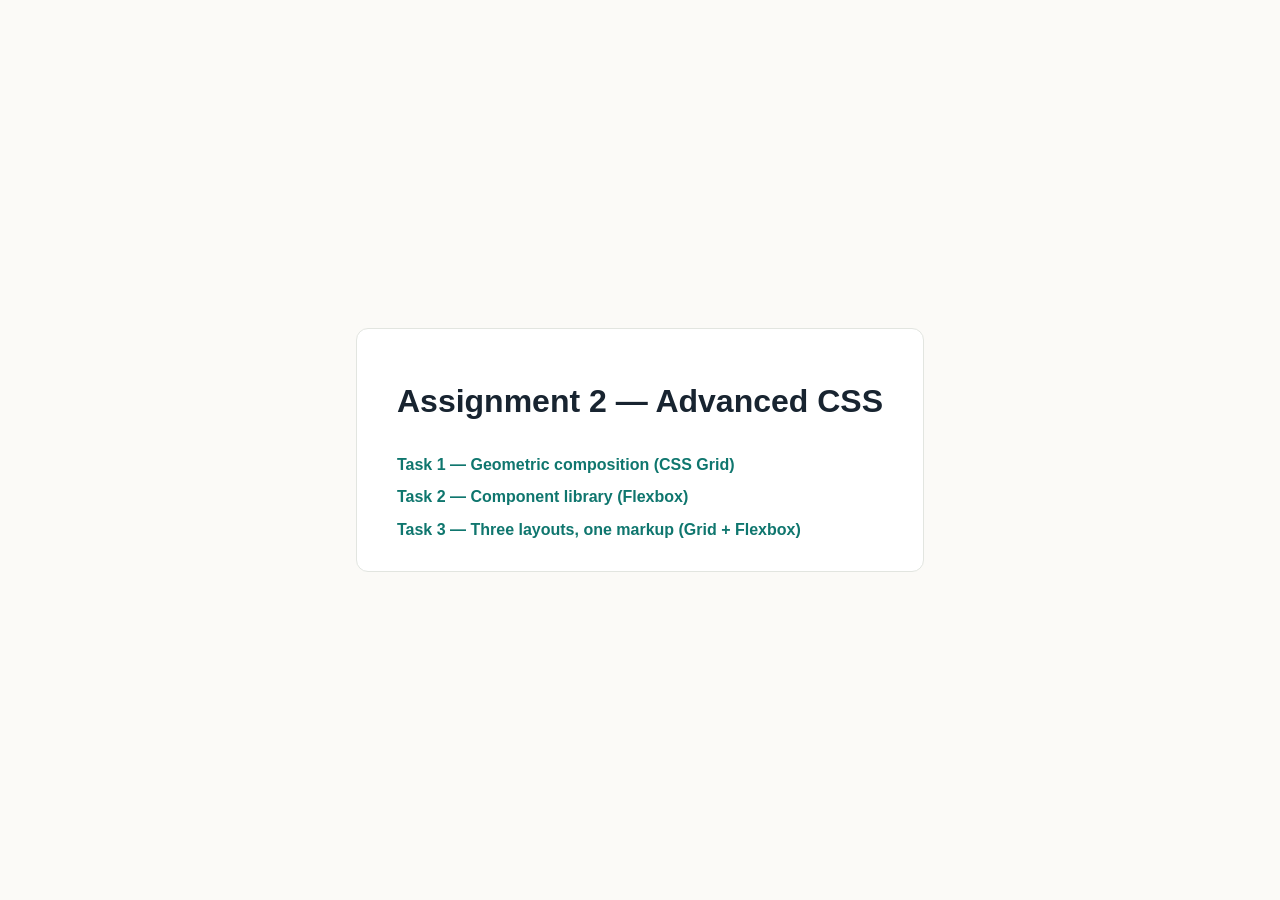
<file: index.html>
<!DOCTYPE html>
<html lang="en">
<head>
<meta charset="UTF-8">
<title>Assignment 2 — Advanced CSS</title>
<style>
  body { font-family: -apple-system, "Segoe UI", Roboto, Helvetica, Arial, sans-serif; background:#fbfaf7; color:#182430; display:flex; align-items:center; justify-content:center; min-height:100vh; margin:0; }
  .card { background:white; border:1px solid #e2e5e0; border-radius:12px; padding:2rem 2.5rem; display:flex; flex-direction:column; gap:0.9rem; }
  a { color:#0f766e; font-weight:600; text-decoration:none; }
  a:hover { text-decoration:underline; }
</style>
</head>
<body>
  <div class="card">
    <h1>Assignment 2 — Advanced CSS</h1>
    <a href="task1.html">Task 1 — Geometric composition (CSS Grid)</a>
    <a href="task2.html">Task 2 — Component library (Flexbox)</a>
    <a href="task3.html">Task 3 — Three layouts, one markup (Grid + Flexbox)</a>
  </div>
</body>
</html>
</file>
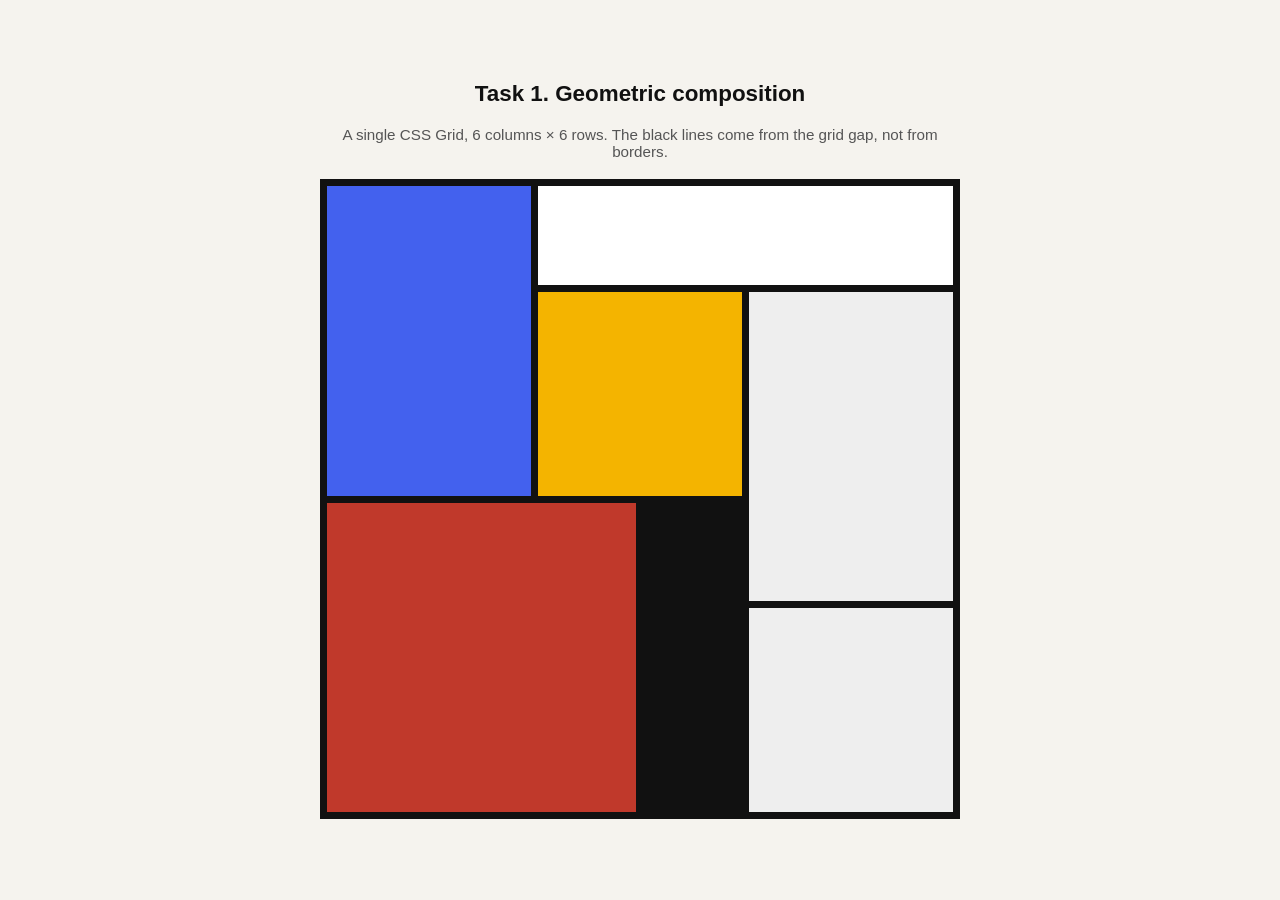
<file: task1.html>
<!DOCTYPE html>
<html lang="en">
<head>
<meta charset="UTF-8">
<title>Task 1 — Geometric Composition (CSS Grid)</title>
<link rel="stylesheet" href="task1-style.css">
</head>
<body>
  <main class="page">
    <h1>Task 1. Geometric composition</h1>
    <p class="hint">A single CSS Grid, 6 columns × 6 rows. The black lines come from the grid gap, not from borders.</p>

    <div class="composition">
      <div class="block blue"></div>
      <div class="block gray-top"></div>
      <div class="block yellow"></div>
      <div class="block gray1"></div>
      <div class="block red"></div>
      <div class="block black"></div>
      <div class="block gray2"></div>
    </div>
  </main>
</body>
</html>
</file>
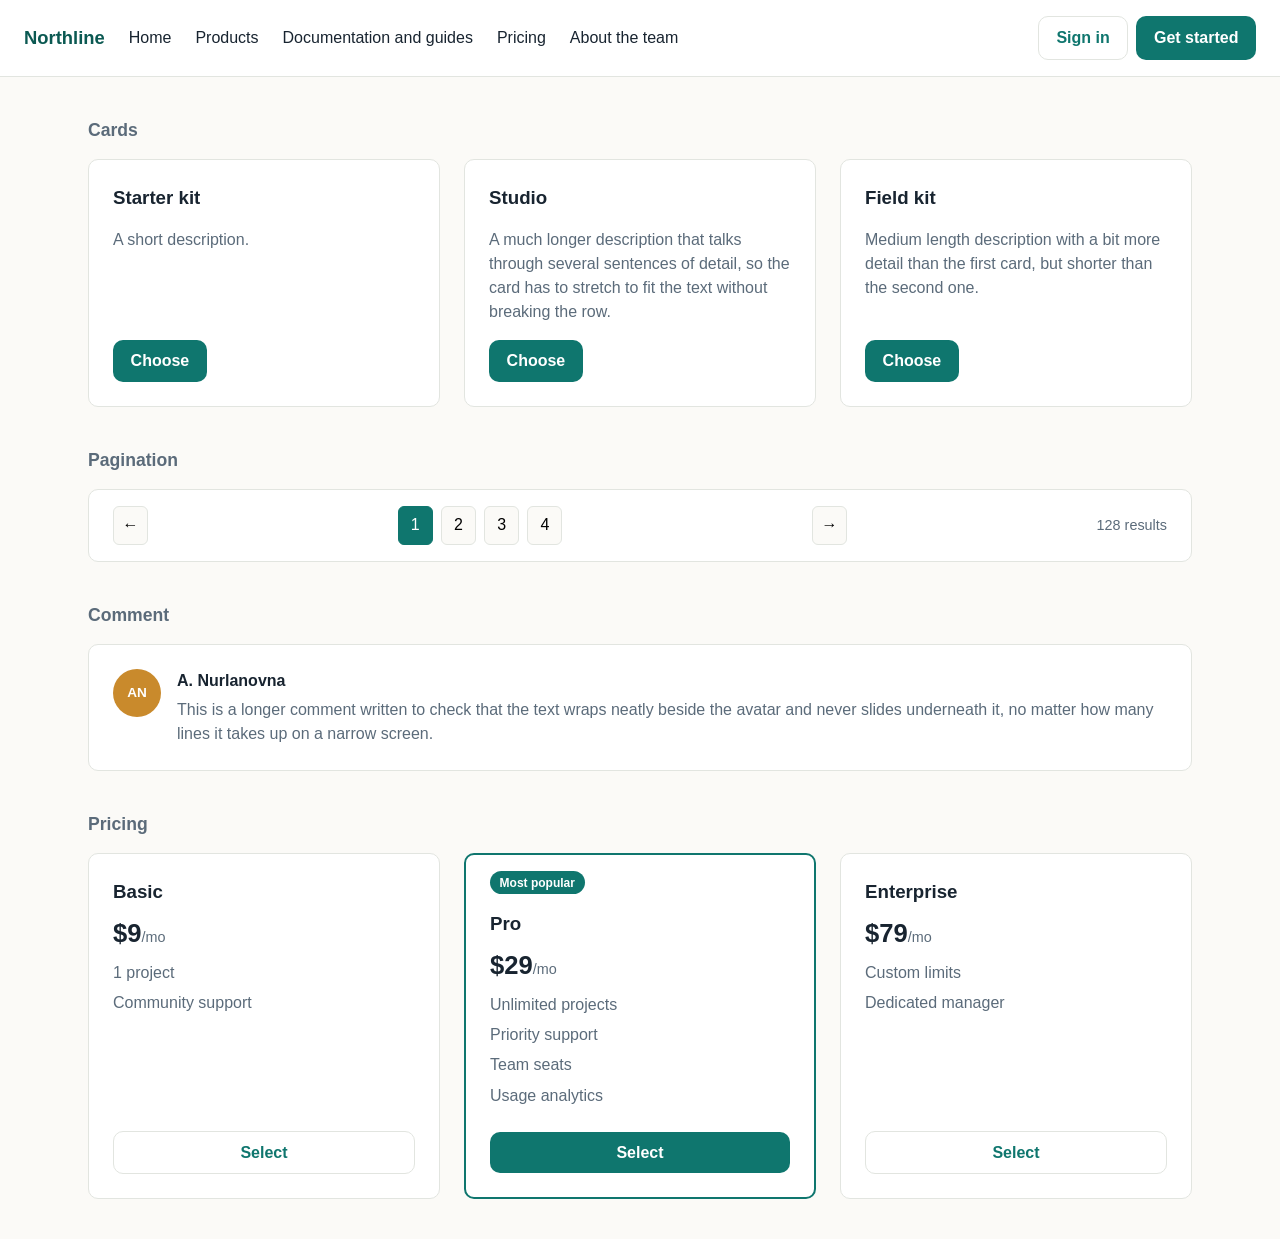
<file: task2.html>
<!DOCTYPE html>
<html lang="en">
<head>
<meta charset="UTF-8">
<title>Task 2 — Component Library (Flexbox)</title>
<link rel="stylesheet" href="task2-style.css">
</head>
<body>

  <!-- 1. NAVIGATION BAR -->
  <header class="navbar">
    <span class="logo">Northline</span>
    <nav class="nav-links">
      <a href="#">Home</a>
      <a href="#">Products</a>
      <a href="#">Documentation and guides</a>
      <a href="#">Pricing</a>
      <a href="#">About the team</a>
    </nav>
    <div class="nav-actions">
      <button class="btn btn-ghost">Sign in</button>
      <button class="btn btn-solid">Get started</button>
    </div>
  </header>

  <main class="page">

    <!-- 2. CARD ROW -->
    <section class="section">
      <h2>Cards</h2>
      <div class="card-row">
        <article class="card">
          <h3>Starter kit</h3>
          <p>A short description.</p>
          <button class="btn btn-solid">Choose</button>
        </article>
        <article class="card">
          <h3>Studio</h3>
          <p>A much longer description that talks through several sentences of detail, so the card has to stretch to fit the text without breaking the row.</p>
          <button class="btn btn-solid">Choose</button>
        </article>
        <article class="card">
          <h3>Field kit</h3>
          <p>Medium length description with a bit more detail than the first card, but shorter than the second one.</p>
          <button class="btn btn-solid">Choose</button>
        </article>
      </div>
    </section>

    <!-- 3. PAGINATION -->
    <section class="section">
      <h2>Pagination</h2>
      <nav class="pagination">
        <button class="page-arrow" aria-label="previous">&larr;</button>
        <div class="page-numbers">
          <button class="page-num is-active">1</button>
          <button class="page-num">2</button>
          <button class="page-num">3</button>
          <button class="page-num">4</button>
        </div>
        <button class="page-arrow" aria-label="next">&rarr;</button>
        <span class="page-count">128 results</span>
      </nav>
    </section>

    <!-- 4. COMMENT BLOCK -->
    <section class="section">
      <h2>Comment</h2>
      <article class="comment">
        <div class="avatar">AN</div>
        <div class="comment-body">
          <p class="comment-author">A. Nurlanovna</p>
          <p class="comment-text">This is a longer comment written to check that the text wraps neatly beside the avatar and never slides underneath it, no matter how many lines it takes up on a narrow screen.</p>
        </div>
      </article>
    </section>

    <!-- 5. PRICING TABLE -->
    <section class="section">
      <h2>Pricing</h2>
      <div class="pricing">
        <article class="plan">
          <h3>Basic</h3>
          <p class="price">$9<span>/mo</span></p>
          <ul>
            <li>1 project</li>
            <li>Community support</li>
          </ul>
          <button class="btn btn-ghost">Select</button>
        </article>
        <article class="plan plan-featured">
          <p class="badge">Most popular</p>
          <h3>Pro</h3>
          <p class="price">$29<span>/mo</span></p>
          <ul>
            <li>Unlimited projects</li>
            <li>Priority support</li>
            <li>Team seats</li>
            <li>Usage analytics</li>
          </ul>
          <button class="btn btn-solid">Select</button>
        </article>
        <article class="plan">
          <h3>Enterprise</h3>
          <p class="price">$79<span>/mo</span></p>
          <ul>
            <li>Custom limits</li>
            <li>Dedicated manager</li>
          </ul>
          <button class="btn btn-ghost">Select</button>
        </article>
      </div>
    </section>

  </main>
</body>
</html>
</file>
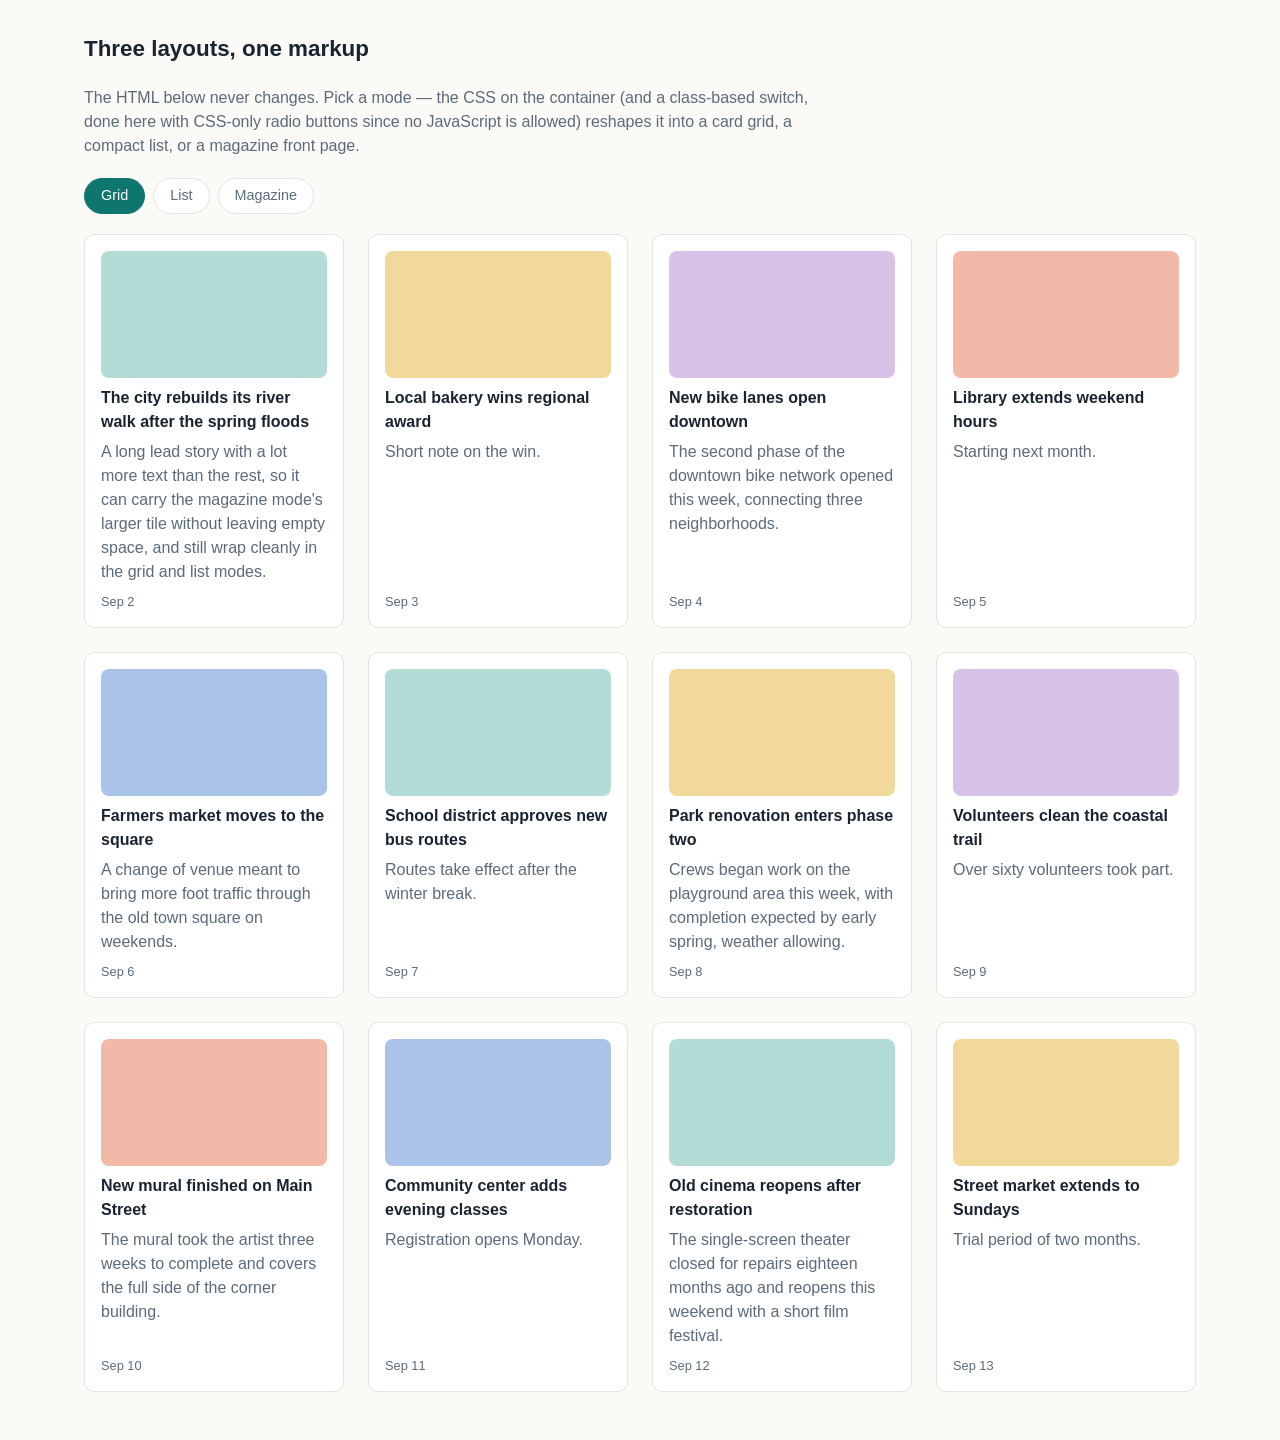
<file: task3.html>
<!DOCTYPE html>
<html lang="en">
<head>
<meta charset="UTF-8">
<title>Task 3 — Three Layouts, One Markup</title>
<link rel="stylesheet" href="task3-style.css">
</head>
<body>

  <main class="page">
    <h1>Three layouts, one markup</h1>
    <p class="hint">The HTML below never changes. Pick a mode — the CSS on the container (and a class-based switch, done here with CSS-only radio buttons since no JavaScript is allowed) reshapes it into a card grid, a compact list, or a magazine front page.</p>

    <!-- CSS-only mode switch: no JavaScript, just :checked selectors below -->
    <div class="mode-switch">
      <input type="radio" name="mode" id="mode-grid" checked>
      <label for="mode-grid">Grid</label>
      <input type="radio" name="mode" id="mode-list">
      <label for="mode-list">List</label>
      <input type="radio" name="mode" id="mode-magazine">
      <label for="mode-magazine">Magazine</label>
    </div>

    <section class="gallery">

      <article class="item lead">
        <div class="item-media m1"></div>
        <div class="item-body">
          <h3 class="item-title">The city rebuilds its river walk after the spring floods</h3>
          <p class="item-text">A long lead story with a lot more text than the rest, so it can carry the magazine mode's larger tile without leaving empty space, and still wrap cleanly in the grid and list modes.</p>
        </div>
        <time class="item-date">Sep 2</time>
      </article>

      <article class="item">
        <div class="item-media m2"></div>
        <div class="item-body">
          <h3 class="item-title">Local bakery wins regional award</h3>
          <p class="item-text">Short note on the win.</p>
        </div>
        <time class="item-date">Sep 3</time>
      </article>

      <article class="item">
        <div class="item-media m3"></div>
        <div class="item-body">
          <h3 class="item-title">New bike lanes open downtown</h3>
          <p class="item-text">The second phase of the downtown bike network opened this week, connecting three neighborhoods.</p>
        </div>
        <time class="item-date">Sep 4</time>
      </article>

      <article class="item">
        <div class="item-media m4"></div>
        <div class="item-body">
          <h3 class="item-title">Library extends weekend hours</h3>
          <p class="item-text">Starting next month.</p>
        </div>
        <time class="item-date">Sep 5</time>
      </article>

      <article class="item">
        <div class="item-media m5"></div>
        <div class="item-body">
          <h3 class="item-title">Farmers market moves to the square</h3>
          <p class="item-text">A change of venue meant to bring more foot traffic through the old town square on weekends.</p>
        </div>
        <time class="item-date">Sep 6</time>
      </article>

      <article class="item">
        <div class="item-media m1"></div>
        <div class="item-body">
          <h3 class="item-title">School district approves new bus routes</h3>
          <p class="item-text">Routes take effect after the winter break.</p>
        </div>
        <time class="item-date">Sep 7</time>
      </article>

      <article class="item">
        <div class="item-media m2"></div>
        <div class="item-body">
          <h3 class="item-title">Park renovation enters phase two</h3>
          <p class="item-text">Crews began work on the playground area this week, with completion expected by early spring, weather allowing.</p>
        </div>
        <time class="item-date">Sep 8</time>
      </article>

      <article class="item">
        <div class="item-media m3"></div>
        <div class="item-body">
          <h3 class="item-title">Volunteers clean the coastal trail</h3>
          <p class="item-text">Over sixty volunteers took part.</p>
        </div>
        <time class="item-date">Sep 9</time>
      </article>

      <article class="item">
        <div class="item-media m4"></div>
        <div class="item-body">
          <h3 class="item-title">New mural finished on Main Street</h3>
          <p class="item-text">The mural took the artist three weeks to complete and covers the full side of the corner building.</p>
        </div>
        <time class="item-date">Sep 10</time>
      </article>

      <article class="item">
        <div class="item-media m5"></div>
        <div class="item-body">
          <h3 class="item-title">Community center adds evening classes</h3>
          <p class="item-text">Registration opens Monday.</p>
        </div>
        <time class="item-date">Sep 11</time>
      </article>

      <article class="item">
        <div class="item-media m1"></div>
        <div class="item-body">
          <h3 class="item-title">Old cinema reopens after restoration</h3>
          <p class="item-text">The single-screen theater closed for repairs eighteen months ago and reopens this weekend with a short film festival.</p>
        </div>
        <time class="item-date">Sep 12</time>
      </article>

      <article class="item">
        <div class="item-media m2"></div>
        <div class="item-body">
          <h3 class="item-title">Street market extends to Sundays</h3>
          <p class="item-text">Trial period of two months.</p>
        </div>
        <time class="item-date">Sep 13</time>
      </article>

    </section>
  </main>
</body>
</html>
</file>
<file: task1-style.css>
:root {
  --ink: #111111;
  --paper: #f5f3ee;
  --blue: #1c39bb;
  --yellow: #f6d716;
  --red: #d0201f;
  --black: #111111;
  --light: #eeece6;
  --line-width: 0.8vmin;
}

* { box-sizing: border-box; }

body {
  margin: 0;
  min-height: 100vh;
  background: var(--paper);
  color: var(--ink);
  font-family: "Segoe UI", Helvetica, Arial, sans-serif;
  display: flex;
  align-items: center;
  justify-content: center;
}

.page {
  display: flex;
  flex-direction: column;
  align-items: center;
  gap: 1.2rem;
  padding: 2rem 1rem;
}

h1 {
  margin: 0;
  font-size: 1.4rem;
  font-weight: 700;
}

.hint {
  margin: 0;
  max-width: 40rem;
  text-align: center;
  color: #555;
  font-size: 0.95rem;
}

/* The composition itself: a single CSS Grid, 6 columns x 6 rows.
   It stays square (aspect-ratio 1/1) and its size is driven by vmin,
   so it scales with the window but never grows taller than the screen. */
.composition {
  width: min(80vmin, 640px);
  aspect-ratio: 1 / 1;
  background: var(--black);           /* this is where the "black lines" come from */
  display: grid;
  grid-template-columns: repeat(6, 1fr);
  grid-template-rows: repeat(6, 1fr);
  gap: var(--line-width);
  padding: var(--line-width);          /* frame around the whole composition */
}

.block { min-width: 0; min-height: 0; }

.blue      { grid-column: 1 / 3; grid-row: 1 / 4; background: #4361ee; }
.gray-top  { grid-column: 3 / 7; grid-row: 1 / 2; background: #ffffff; }
.yellow    { grid-column: 3 / 5; grid-row: 2 / 4; background: #f4b400; }
.gray1     { grid-column: 5 / 7; grid-row: 2 / 5; background: #eee; }
.red       { grid-column: 1 / 4; grid-row: 4 / 7; background: #c0392b; }
.black     { grid-column: 4 / 5; grid-row: 4 / 7; background: #111; }
.gray2     { grid-column: 5 / 7; grid-row: 5 / 7; background: #eee; }
</file>
<file: task2-style.css>
/* ---- Shared design tokens: one palette, one type scale, one spacing rhythm ---- */
:root {
  --ink: #182430;
  --muted: #5b6b7a;
  --paper: #fbfaf7;
  --surface: #ffffff;
  --line: #e2e5e0;
  --accent: #0f766e;
  --accent-dark: #0b5952;
  --gold: #c98a2c;

  --space-1: 0.5rem;
  --space-2: 1rem;
  --space-3: 1.5rem;
  --space-4: 2.5rem;

  --radius: 10px;
  --font: -apple-system, "Segoe UI", Roboto, Helvetica, Arial, sans-serif;
}

* { box-sizing: border-box; }

body {
  margin: 0;
  background: var(--paper);
  color: var(--ink);
  font-family: var(--font);
  line-height: 1.5;
}

h1, h2, h3 { margin: 0; }
h2 { font-size: 1.1rem; color: var(--muted); margin-bottom: var(--space-2); }

.page {
  display: flex;
  flex-direction: column;
  gap: var(--space-4);
  padding: var(--space-4) var(--space-3);
  max-width: 72rem;
  margin: 0 auto;
}

.section { display: flex; flex-direction: column; }

/* ---- Buttons (shared) ---- */
.btn {
  border: none;
  border-radius: var(--radius);
  padding: 0.55rem 1.1rem;
  font: inherit;
  font-weight: 600;
  cursor: pointer;
  white-space: nowrap;
}
.btn-solid { background: var(--accent); color: white; }
.btn-solid:hover { background: var(--accent-dark); }
.btn-ghost { background: transparent; color: var(--accent); border: 1px solid var(--line); }

/* ================= 1. NAVBAR ================= */
.navbar {
  display: flex;
  align-items: center;
  gap: var(--space-3);
  padding: var(--space-2) var(--space-3);
  background: var(--surface);
  border-bottom: 1px solid var(--line);
  flex-wrap: wrap;
}

.logo {
  font-weight: 700;
  font-size: 1.15rem;
  color: var(--accent-dark);
}

.nav-links {
  display: flex;
  flex-wrap: wrap;
  gap: var(--space-3);
  flex: 1 1 auto;         /* the links take up the middle space and can wrap */
}

.nav-links a {
  color: var(--ink);
  text-decoration: none;
}
.nav-links a:hover { color: var(--accent); }

.nav-actions {
  display: flex;
  gap: var(--space-1);
  margin-left: auto;      /* pushes the button group to the right edge */
}

/* ================= 2. CARD ROW ================= */
.card-row {
  display: flex;
  flex-wrap: wrap;
  align-items: stretch;   /* every card in a row stretches to the same height */
  gap: var(--space-3);
}

.card {
  flex: 1 1 16rem;        /* grow, shrink, sensible basis: no fixed width */
  display: flex;
  flex-direction: column;
  gap: var(--space-2);
  background: var(--surface);
  border: 1px solid var(--line);
  border-radius: var(--radius);
  padding: var(--space-3);
}

.card p { flex: 1; color: var(--muted); margin: 0; }   /* text fills remaining space */
.card .btn { align-self: flex-start; margin-top: auto; }

/* ================= 3. PAGINATION ================= */
.pagination {
  display: flex;
  align-items: center;
  gap: var(--space-2);
  flex-wrap: wrap;
  background: var(--surface);
  border: 1px solid var(--line);
  border-radius: var(--radius);
  padding: var(--space-2) var(--space-3);
}

.page-numbers {
  display: flex;
  gap: var(--space-1);
  margin: 0 auto;         /* keeps the numbers centered between the arrows */
}

.page-arrow, .page-num {
  border: 1px solid var(--line);
  background: var(--paper);
  border-radius: 6px;
  min-width: 2.2rem;
  padding: 0.4rem;
  cursor: pointer;
  font: inherit;
}
.page-num.is-active { background: var(--accent); color: white; border-color: var(--accent); }

.page-count {
  color: var(--muted);
  font-size: 0.9rem;
  margin-left: auto;      /* result count anchored to the right edge */
  white-space: nowrap;
}

/* ================= 4. COMMENT ================= */
.comment {
  display: flex;
  align-items: flex-start;
  gap: var(--space-2);
  background: var(--surface);
  border: 1px solid var(--line);
  border-radius: var(--radius);
  padding: var(--space-3);
}

.avatar {
  flex: 0 0 3rem;         /* the avatar keeps its own fixed size, as allowed */
  width: 3rem;
  height: 3rem;
  border-radius: 50%;
  background: var(--gold);
  color: white;
  display: flex;
  align-items: center;
  justify-content: center;
  font-weight: 700;
  font-size: 0.85rem;
}

.comment-body {
  display: flex;
  flex-direction: column;
  gap: 0.3rem;
  min-width: 0;           /* lets the text wrap instead of overflowing */
}

.comment-author { margin: 0; font-weight: 600; }
.comment-text { margin: 0; color: var(--muted); }

/* ================= 5. PRICING TABLE ================= */
.pricing {
  display: flex;
  flex-wrap: wrap;
  align-items: stretch;
  gap: var(--space-3);
}

.plan {
  flex: 1 1 14rem;
  display: flex;
  flex-direction: column;
  gap: var(--space-1);
  background: var(--surface);
  border: 1px solid var(--line);
  border-radius: var(--radius);
  padding: var(--space-3);
}

.plan-featured {
  border: 2px solid var(--accent);
  padding-top: var(--space-2);      /* the extra badge + border makes this card taller, no fixed height */
}

.badge {
  align-self: flex-start;
  background: var(--accent);
  color: white;
  font-size: 0.75rem;
  font-weight: 700;
  border-radius: 999px;
  padding: 0.15rem 0.6rem;
  margin: 0 0 var(--space-1) 0;
}

.price { font-size: 1.6rem; font-weight: 700; margin: 0; }
.price span { font-size: 0.9rem; font-weight: 400; color: var(--muted); }

.plan ul {
  list-style: none;
  margin: 0;
  padding: 0;
  display: flex;
  flex-direction: column;
  gap: 0.4rem;
  color: var(--muted);
  flex: 1;                /* pushes the button to the bottom, no fixed height needed */
}

.plan .btn { margin-top: var(--space-2); }
</file>
<file: task3-style.css>
:root {
  --ink: #182430;
  --muted: #5b6b7a;
  --paper: #fbfaf7;
  --surface: #ffffff;
  --line: #e2e5e0;
  --accent: #0f766e;
  --accent-dark: #0b5952;
}

* { box-sizing: border-box; }

body {
  margin: 0;
  background: var(--paper);
  color: var(--ink);
  font-family: -apple-system, "Segoe UI", Roboto, Helvetica, Arial, sans-serif;
  line-height: 1.5;
}

.page {
  display: flex;
  flex-direction: column;
  gap: 1.25rem;
  max-width: 72rem;
  margin: 0 auto;
  padding: 2rem 1.25rem 3rem;
}

h1 { margin: 0; font-size: 1.4rem; }
.hint { margin: 0; color: var(--muted); max-width: 46rem; }

/* ---------- CSS-only mode switch (no JavaScript) ---------- */
.mode-switch input { position: absolute; opacity: 0; pointer-events: none; }

.mode-switch {
  position: relative;
  display: flex;
  gap: 0.5rem;
}

.mode-switch label {
  border: 1px solid var(--line);
  border-radius: 999px;
  padding: 0.4rem 1rem;
  cursor: pointer;
  background: var(--surface);
  color: var(--muted);
  font-size: 0.9rem;
}

.mode-switch input:checked + label {
  background: var(--accent);
  border-color: var(--accent);
  color: white;
}

/* ---------- Shared item look (used by every mode) ---------- */
.item {
  display: flex;
  flex-direction: column;
  gap: 0.5rem;
  min-width: 0;
  background: var(--surface);
  border: 1px solid var(--line);
  border-radius: 10px;
  padding: 1rem;
}

.item-media { aspect-ratio: 16 / 9; border-radius: 8px; flex: 0 0 auto; }
.m1 { background: #b4dcd6; }
.m2 { background: #f0d99b; }
.m3 { background: #d8c2e8; }
.m4 { background: #f2b8a8; }
.m5 { background: #a9c4e8; }

.item-body { display: flex; flex-direction: column; gap: 0.35rem; flex: 1; min-width: 0; }
.item-title { margin: 0; font-size: 1rem; }
.item-text { margin: 0; color: var(--muted); flex: 1; }
.item-date { color: var(--muted); font-size: 0.8rem; }

/* =========================================================
   MODE 1 — GRID (default: checked on load)
   CSS Grid decides the column count from the window width;
   Flexbox (the .item column above) lays out each card's inside.
   ========================================================= */
.mode-switch:has(#mode-grid:checked) ~ .gallery {
  display: grid;
  grid-template-columns: repeat(auto-fill, minmax(15rem, 1fr));
  gap: 1.5rem;
  align-items: stretch;
}

/* =========================================================
   MODE 2 — LIST
   Flexbox turns the whole gallery into a column of rows,
   and turns each item itself into a row: media, text, date.
   ========================================================= */
.mode-switch:has(#mode-list:checked) ~ .gallery {
  display: flex;
  flex-direction: column;
  gap: 0.85rem;
}

.mode-switch:has(#mode-list:checked) ~ .gallery .item {
  flex-direction: row;
  align-items: center;
  gap: 1rem;
}

.mode-switch:has(#mode-list:checked) ~ .gallery .item-media {
  flex: 0 0 6rem;
  aspect-ratio: 1 / 1;
}

.mode-switch:has(#mode-list:checked) ~ .gallery .item-date {
  margin-left: auto;         /* date pinned to the right edge of the row */
  flex: 0 0 auto;
  align-self: center;
}

.mode-switch:has(#mode-list:checked) ~ .gallery .item-text {
  overflow: hidden;
  display: -webkit-box;
  -webkit-line-clamp: 2;
  -webkit-box-orient: vertical;
}

/* =========================================================
   MODE 3 — MAGAZINE
   CSS Grid places one lead item across several columns and
   rows; Flexbox still runs the inside of every tile.
   ========================================================= */
.mode-switch:has(#mode-magazine:checked) ~ .gallery {
  display: grid;
  grid-template-columns: repeat(4, 1fr);
  grid-auto-rows: minmax(9rem, auto);
  gap: 1rem;
}

.mode-switch:has(#mode-magazine:checked) ~ .gallery .item.lead {
  grid-column: span 2;
  grid-row: span 2;
}

.mode-switch:has(#mode-magazine:checked) ~ .gallery .item.lead .item-media { flex: 1; }
.mode-switch:has(#mode-magazine:checked) ~ .gallery .item.lead .item-title { font-size: 1.3rem; }
</file>
